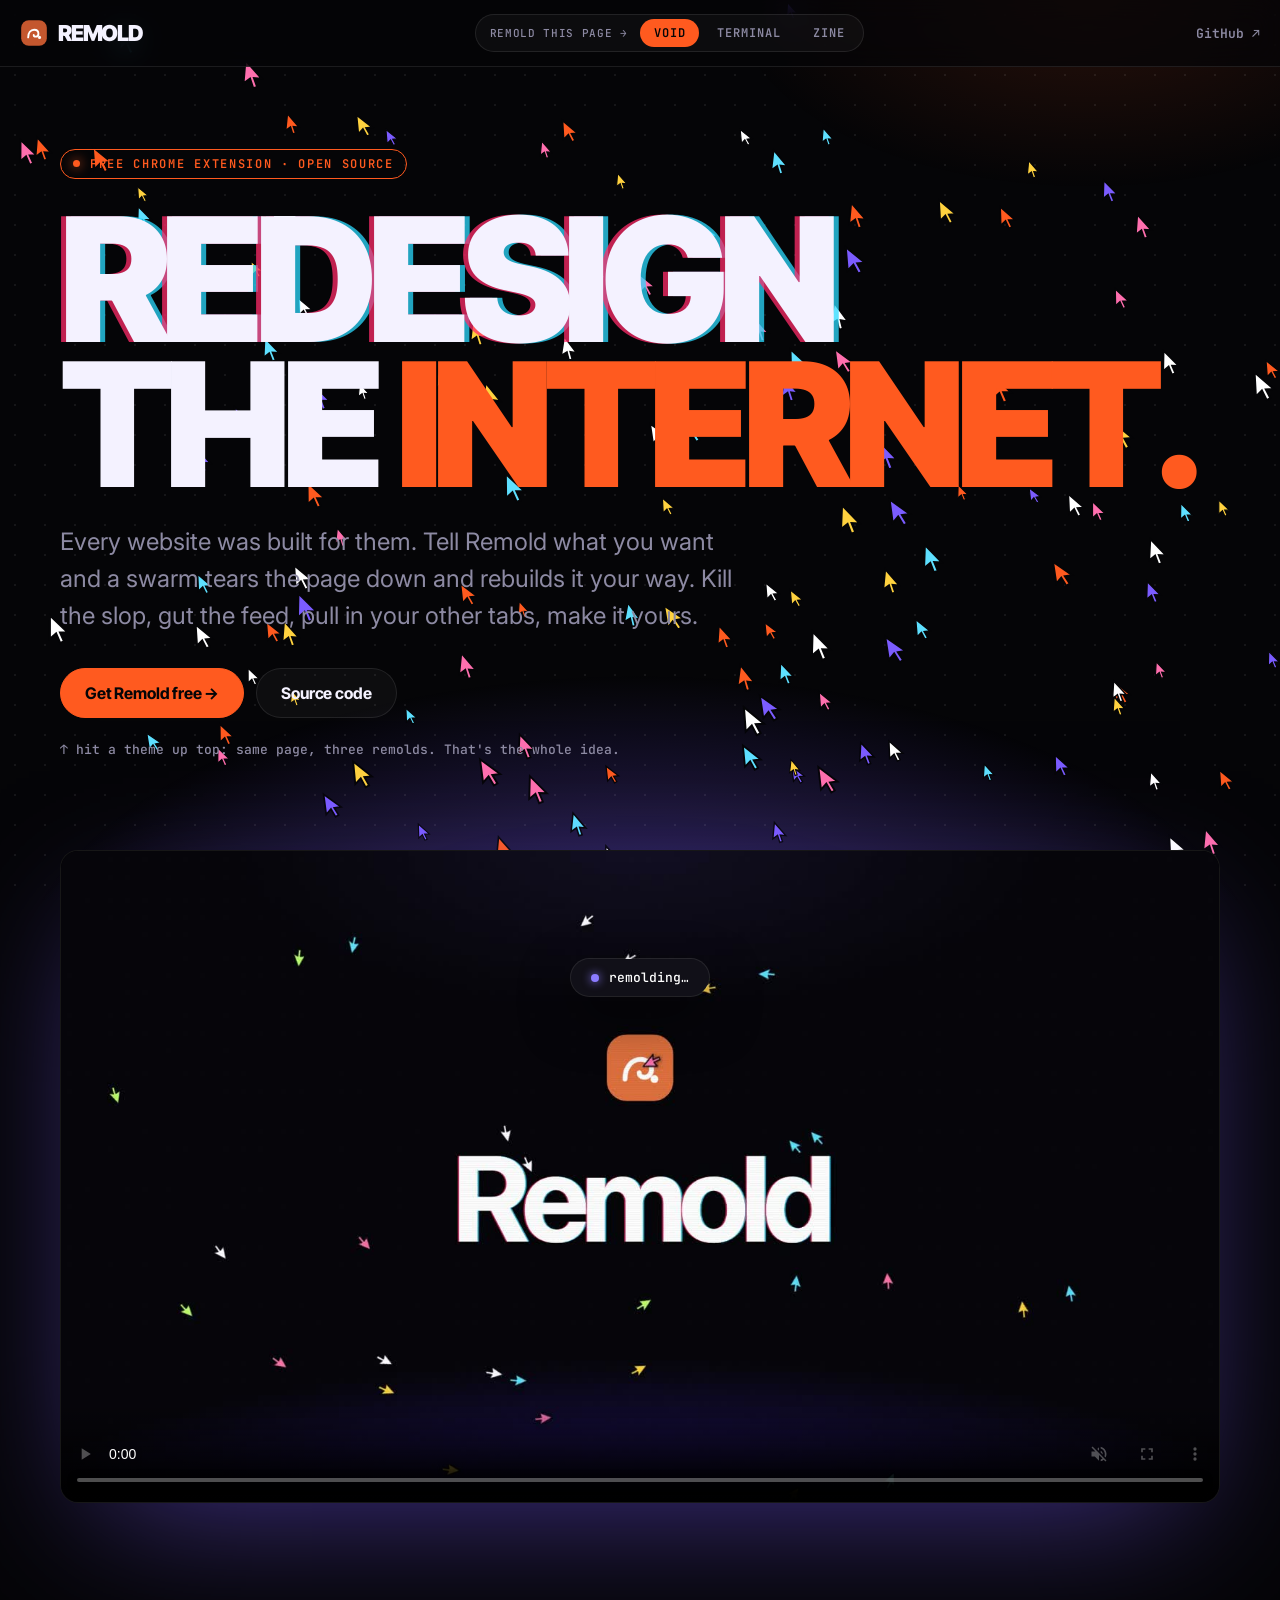
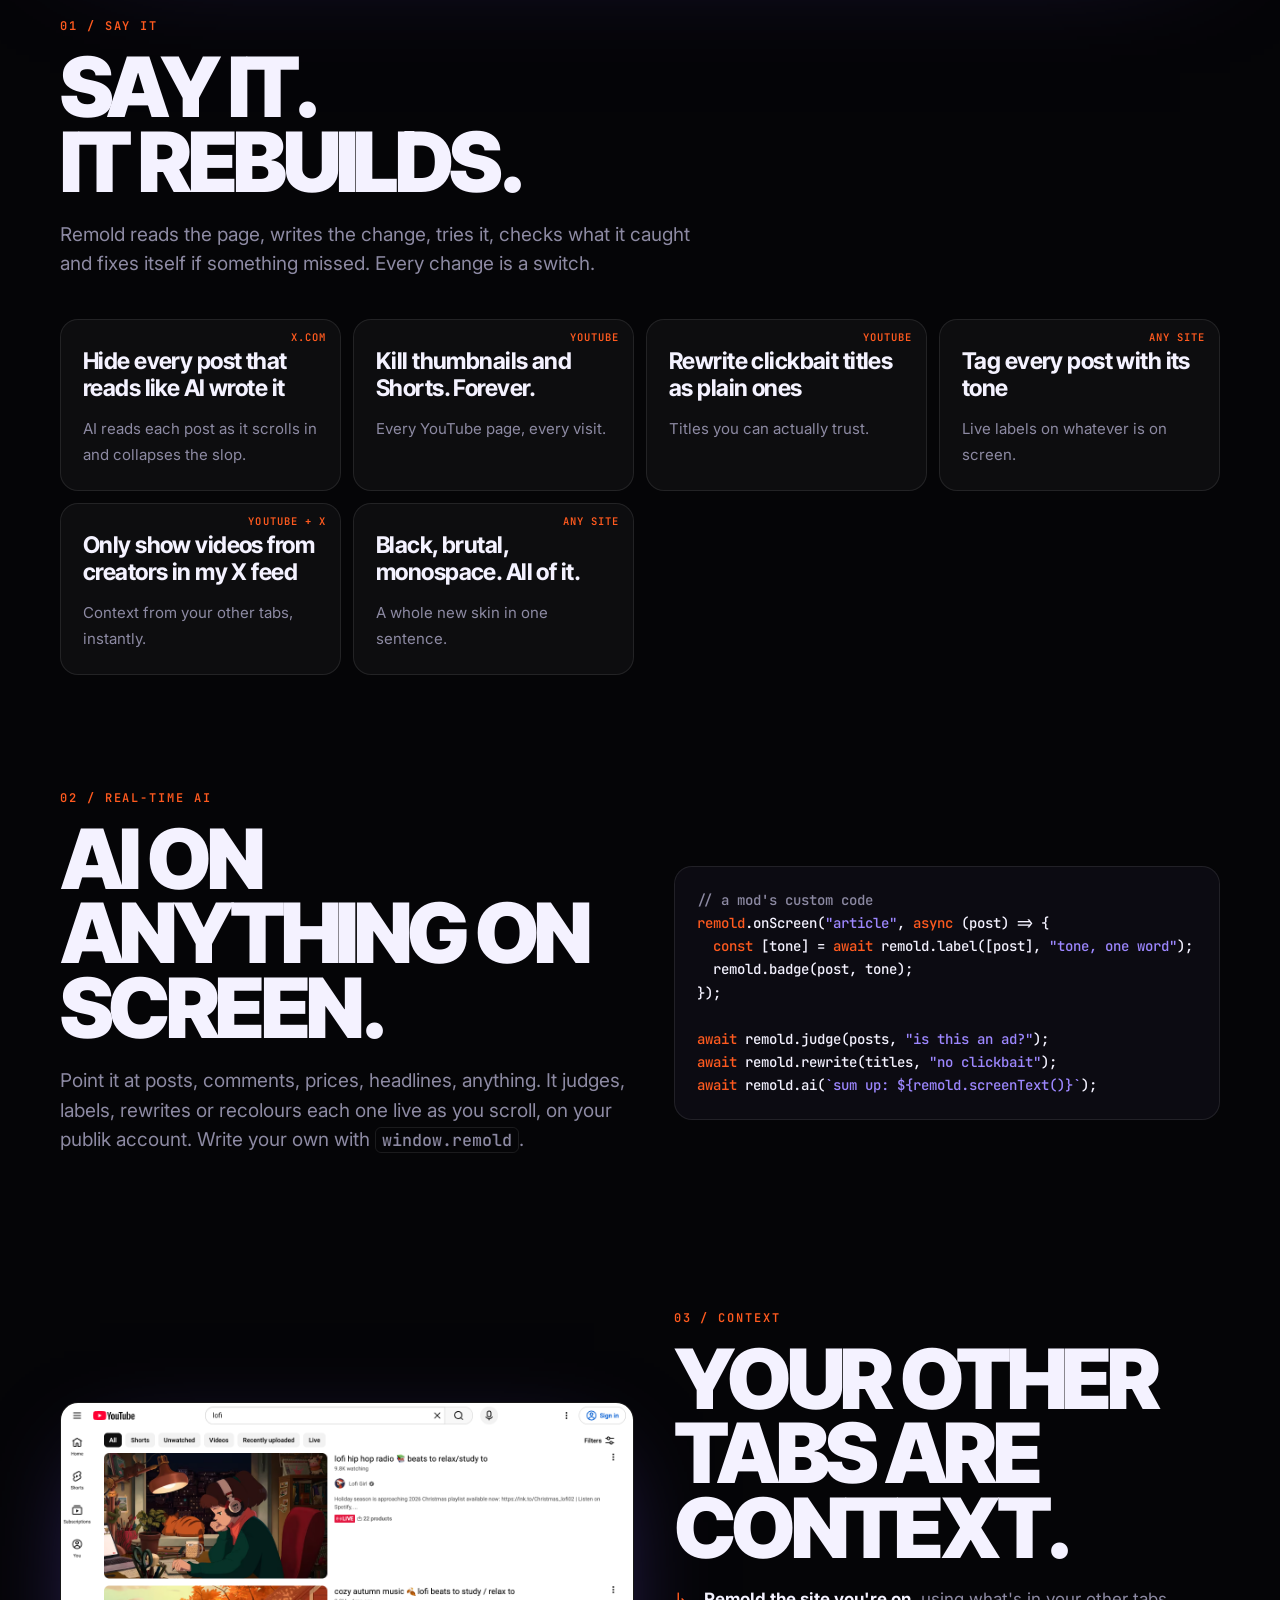
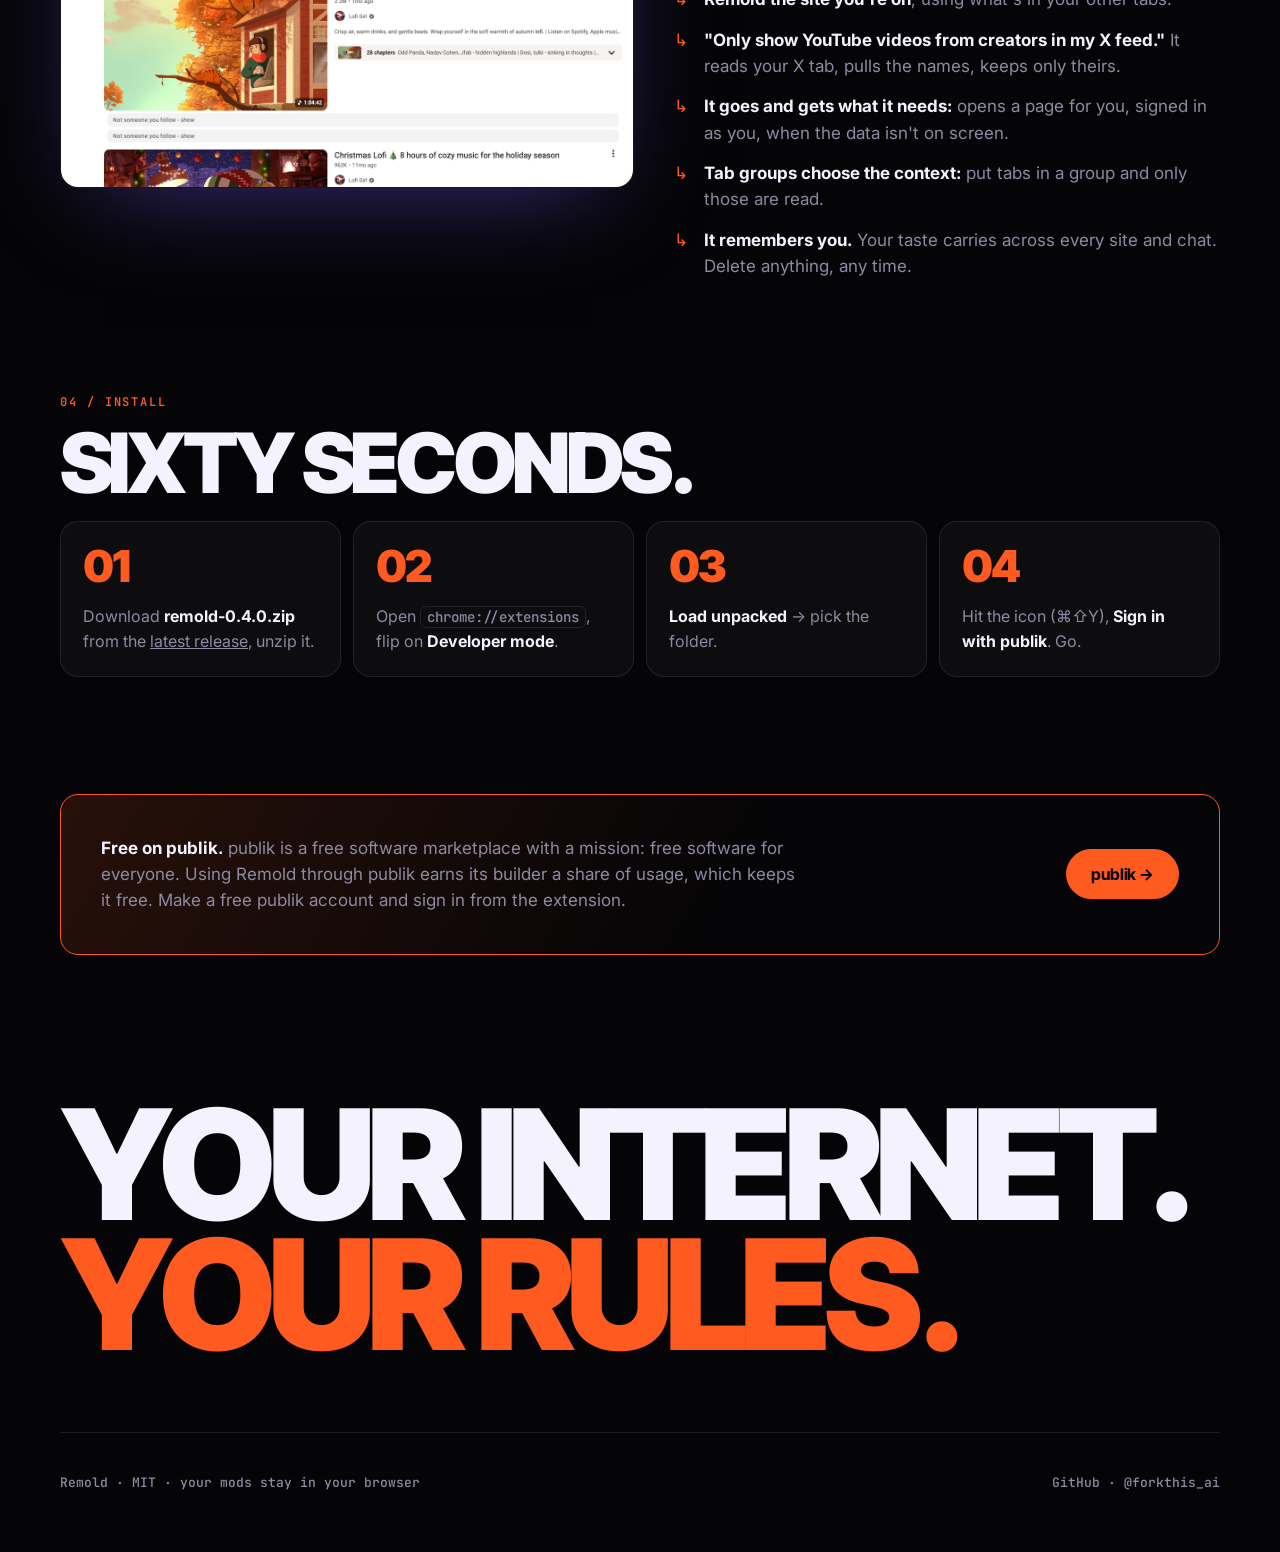
<file: docs/index.html>
<!doctype html>
<html lang="en" data-theme="void">
<head>
<meta charset="utf-8">
<meta name="viewport" content="width=device-width, initial-scale=1">
<title>Remold: redesign the internet</title>
<meta name="description" content="A free, open-source Chrome extension. Say how any website should look or behave and a swarm rebuilds it. Filter the slop with AI, kill thumbnails, use your other tabs as context.">
<meta property="og:title" content="Remold: redesign the internet">
<meta property="og:description" content="Say how any website should look or behave and a swarm rebuilds it. Free and open source.">
<meta property="og:image" content="https://remold.vedantsoni.com/img/poster.jpg">
<meta name="twitter:card" content="summary_large_image">
<link rel="icon" href="mark.svg">
<link rel="preconnect" href="https://fonts.googleapis.com">
<link rel="preconnect" href="https://fonts.gstatic.com" crossorigin>
<link href="https://fonts.googleapis.com/css2?family=Anton&family=Inter+Tight:wght@400;500;700;800;900&family=Inter:wght@400;500;600&family=JetBrains+Mono:wght@400;600;800&family=Instrument+Serif:ital@0;1&display=swap" rel="stylesheet">
<style>
/* ---------- three remolds of the same page ---------- */
:root, [data-theme="void"] {
  --bg:#050507; --bg2:#0c0b12; --ink:#f4f2ff; --mute:#8d8aa3; --line:rgba(255,255,255,.09); --card:rgba(255,255,255,.035);
  --hot:#ff5a1f; --hot2:#9d87ff; --hot-ink:#050507; --glow:rgba(123,92,255,.55);
  --display:"Inter Tight", system-ui, sans-serif; --dw:900; --dtrack:-.055em; --dcase:uppercase;
  --body:Inter, system-ui, sans-serif; --mono:"JetBrains Mono", ui-monospace, monospace;
  --radius:18px; --btnr:999px; --rot:0deg;
  --cursors:#ff5a1f,#7b5cff,#ffd23f,#5ee0ff,#ff6fae,#ffffff; --cstroke:#050507;
}
[data-theme="terminal"] {
  --bg:#020602; --bg2:#051005; --ink:#7dff8f; --mute:#3fa34d; --line:rgba(125,255,143,.2); --card:rgba(125,255,143,.04);
  --hot:#b6ff3b; --hot2:#3bffcb; --hot-ink:#020602; --glow:rgba(125,255,143,.35);
  --display:"JetBrains Mono", ui-monospace, monospace; --dw:800; --dtrack:-.06em; --dcase:uppercase;
  --body:"JetBrains Mono", ui-monospace, monospace; --radius:0px; --btnr:0px; --rot:0deg;
  --cursors:#7dff8f,#b6ff3b,#3bffcb,#d8ffd0; --cstroke:#020602;
}
[data-theme="zine"] {
  --bg:#ffe600; --bg2:#0a0a0a; --ink:#0a0a0a; --mute:#3d3700; --line:#0a0a0a; --card:#fffbe0;
  --hot:#ff2d55; --hot2:#7ab6ff; --hot-ink:#fff; --glow:rgba(0,0,0,0);
  --display:Anton, Impact, sans-serif; --dw:400; --dtrack:-.01em; --dcase:uppercase;
  --body:"Instrument Serif", Georgia, serif; --radius:0px; --btnr:0px; --rot:-1.2deg;
  --cursors:#0a0a0a,#ff2d55,#0047ff; --cstroke:#ffe600;
}
* { box-sizing:border-box; }
html { background:var(--bg); }
body { margin:0; background:var(--bg); color:var(--ink); font:400 17px/1.55 var(--body); -webkit-font-smoothing:antialiased; overflow-x:hidden; transition:background .5s, color .5s; }
[data-theme="zine"] body { font-size:21px; line-height:1.35; }
a { color:inherit; }
::selection { background:var(--hot); color:var(--hot-ink); }

#swarm { position:fixed; inset:0; width:100vw; height:100vh; pointer-events:none; z-index:1; }
body.remolding #swarm { z-index:60; }
.page { position:relative; z-index:2; }
.wrap { max-width:1200px; margin:0 auto; padding:0 20px; }

.ground { position:fixed; inset:0; z-index:0; pointer-events:none; }
[data-theme="void"] .ground { background:radial-gradient(70% 50% at 50% 110%, rgba(123,92,255,.45), transparent 70%), radial-gradient(40% 30% at 85% 0%, rgba(255,90,31,.14), transparent 70%); }
[data-theme="void"] .ground::after { content:""; position:absolute; inset:0; background-image:radial-gradient(rgba(255,255,255,.07) 1px, transparent 1.2px); background-size:30px 30px; }
[data-theme="terminal"] .ground { background:radial-gradient(80% 70% at 50% 40%, rgba(125,255,143,.07), transparent 75%); }
[data-theme="terminal"] .ground::after { content:""; position:absolute; inset:0; background:repeating-linear-gradient(0deg, rgba(0,0,0,.35) 0 1px, transparent 1px 3px); }
[data-theme="zine"] .ground { background-image:radial-gradient(rgba(0,0,0,.18) 1.2px, transparent 1.4px); background-size:16px 16px; }

header.top { position:sticky; top:0; z-index:40; display:flex; align-items:center; justify-content:space-between; gap:16px; padding:14px 20px; backdrop-filter:blur(14px); -webkit-backdrop-filter:blur(14px); background:color-mix(in srgb, var(--bg) 72%, transparent); border-bottom:1px solid var(--line); }
.brand { display:flex; align-items:center; gap:10px; font:var(--dw) 22px/1 var(--display); letter-spacing:var(--dtrack); text-transform:var(--dcase); text-decoration:none; }
.brand img { width:28px; height:28px; }
[data-theme="terminal"] .brand img { filter:grayscale(1) brightness(1.4) sepia(1) hue-rotate(65deg) saturate(3); }
[data-theme="zine"] .brand img { filter:grayscale(1) contrast(3); }
.themes { display:flex; gap:4px; padding:4px; border:1px solid var(--line); border-radius:var(--btnr); background:var(--card); }
.themes button { all:unset; cursor:pointer; padding:8px 14px; border-radius:var(--btnr); font:600 12px/1 var(--mono); letter-spacing:.08em; text-transform:uppercase; color:var(--mute); transition:color .2s, background .2s; }
.themes button:hover { color:var(--ink); }
.themes button:focus-visible { outline:2px solid var(--hot); outline-offset:2px; }
.themes button[aria-pressed="true"] { background:var(--hot); color:var(--hot-ink); }
.themes .lbl { align-self:center; padding:0 8px 0 10px; font:500 11px/1 var(--mono); color:var(--mute); letter-spacing:.06em; text-transform:uppercase; }
.gh { font:600 13px/1 var(--mono); text-decoration:none; color:var(--mute); }
.gh:hover { color:var(--ink); }

.hero { padding:9vh 0 6vh; }
.kicker { display:inline-flex; align-items:center; gap:10px; font:600 12px/1 var(--mono); letter-spacing:.14em; text-transform:uppercase; color:var(--hot); padding:8px 12px; border:1px solid var(--hot); border-radius:var(--btnr); }
.kicker i { width:7px; height:7px; border-radius:50%; background:var(--hot); box-shadow:0 0 12px var(--hot); }
h1 { font:var(--dw) clamp(60px, 13.5vw, 196px)/.84 var(--display); letter-spacing:var(--dtrack); text-transform:var(--dcase); margin:28px 0 26px; }
h1 .hot { color:var(--hot); }
[data-theme="void"] h1 .glitch { text-shadow:-5px 0 rgba(255,43,106,.75), 5px 0 rgba(43,217,255,.75); }
[data-theme="terminal"] h1 { text-shadow:0 0 18px var(--glow); font-size:clamp(44px, 10vw, 150px); }
[data-theme="terminal"] h1::before { content:"> "; color:var(--mute); }
[data-theme="zine"] h1 { transform:rotate(var(--rot)); }
[data-theme="zine"] h1 { line-height:.92; }
[data-theme="zine"] h1 .hot { display:inline-block; background:var(--ink); color:var(--bg); line-height:1; padding:.04em .1em 0; margin-top:.05em; transform:rotate(1.5deg); }
.lede { font-size:clamp(19px,2.2vw,24px); max-width:680px; color:var(--mute); margin:0 0 34px; }
[data-theme="zine"] .lede { color:var(--ink); font-size:clamp(24px,2.8vw,32px); font-style:italic; }
.ctas { display:flex; flex-wrap:wrap; gap:12px; }
.btn { display:inline-flex; align-items:center; gap:10px; padding:16px 24px; border-radius:var(--btnr); font:700 16px/1 var(--display); letter-spacing:-.01em; text-decoration:none; border:1.5px solid var(--line); background:var(--card); transition:transform .15s, box-shadow .2s; }
[data-theme="terminal"] .btn, [data-theme="zine"] .btn { font-family:var(--mono); text-transform:uppercase; letter-spacing:.04em; font-size:14px; }
.btn:hover { transform:translateY(-2px); }
.btn.go { background:var(--hot); border-color:var(--hot); color:var(--hot-ink); }
[data-theme="void"] .btn.go:hover { box-shadow:0 10px 50px -8px var(--hot); }
[data-theme="zine"] .btn { border:3px solid var(--ink); box-shadow:6px 6px 0 var(--ink); }
[data-theme="zine"] .btn:hover { transform:translate(-2px,-2px); box-shadow:8px 8px 0 var(--ink); }
.meta { margin-top:22px; font:500 13px/1.5 var(--mono); color:var(--mute); }

.film { margin:4vh 0 0; border-radius:var(--radius); overflow:hidden; border:1px solid var(--line); background:#000; box-shadow:0 40px 140px -40px var(--glow); }
[data-theme="zine"] .film { border:4px solid var(--ink); box-shadow:12px 12px 0 var(--ink); transform:rotate(.6deg); }
[data-theme="terminal"] .film { filter:sepia(1) hue-rotate(65deg) saturate(2.2) brightness(.9); }
.film video { display:block; width:100%; height:auto; }

section { padding:13vh 0 0; }
.sec-k { font:600 12px/1 var(--mono); letter-spacing:.16em; text-transform:uppercase; color:var(--hot); margin-bottom:18px; }
h2 { font:var(--dw) clamp(40px,6.5vw,92px)/.9 var(--display); letter-spacing:var(--dtrack); text-transform:var(--dcase); margin:0 0 20px; }
[data-theme="zine"] h2 { transform:rotate(var(--rot)); }
.sub { color:var(--mute); max-width:640px; margin:0 0 40px; font-size:19px; }
[data-theme="zine"] .sub { color:var(--ink); font-size:24px; }

.says { display:grid; grid-template-columns:repeat(auto-fill,minmax(280px,1fr)); gap:12px; }
.say { position:relative; padding:28px 22px 22px; border:1px solid var(--line); border-radius:var(--radius); background:var(--card); transition:border-color .2s, transform .2s; }
.say:hover { border-color:var(--hot); transform:translateY(-3px); }
.say q { display:block; font:700 23px/1.2 var(--display); letter-spacing:-.025em; quotes:none; margin-bottom:12px; }
[data-theme="terminal"] .say q::before { content:"$ "; color:var(--hot); }
[data-theme="zine"] .say { border:3px solid var(--ink); }
[data-theme="zine"] .say:nth-child(odd) { transform:rotate(-1deg); } [data-theme="zine"] .say:nth-child(even) { transform:rotate(1.2deg); background:#fff; }
[data-theme="zine"] .say q { font-family:Anton, sans-serif; font-weight:400; font-size:28px; letter-spacing:0; text-transform:uppercase; }
.say span { color:var(--mute); font-size:15px; }
[data-theme="zine"] .say span { color:var(--ink); font-size:19px; }
.say .tag { position:absolute; top:12px; right:14px; font:600 10.5px/1 var(--mono); letter-spacing:.1em; text-transform:uppercase; color:var(--hot); }

.split { display:grid; grid-template-columns:1.05fr 1fr; gap:40px; align-items:center; }
.shot { border-radius:var(--radius); overflow:hidden; border:1px solid var(--line); box-shadow:0 30px 100px -40px var(--glow); background:#000; }
.shot img { display:block; width:100%; height:auto; }
[data-theme="zine"] .shot { border:4px solid var(--ink); box-shadow:10px 10px 0 var(--ink); }
[data-theme="terminal"] .shot img { filter:sepia(1) hue-rotate(65deg) saturate(2) brightness(.85); }
.list { list-style:none; padding:0; margin:0; display:grid; gap:14px; }
.list li { padding-left:30px; position:relative; color:var(--mute); }
.list li b { color:var(--ink); }
.list li::before { content:"↳"; position:absolute; left:0; color:var(--hot); font-family:var(--mono); }
[data-theme="zine"] .list li { color:var(--ink); }
pre { margin:0; padding:22px; border-radius:var(--radius); border:1px solid var(--line); background:var(--bg2); font:500 14px/1.65 var(--mono); color:var(--ink); overflow:auto; }
pre .c { color:var(--mute); } pre .k { color:var(--hot); } pre .s { color:var(--hot2); }
[data-theme="zine"] pre { color:#ffe600; border:0; } [data-theme="zine"] pre .c { color:#bbb; }

ol.steps { counter-reset:s; list-style:none; padding:0; margin:0; display:grid; grid-template-columns:repeat(4,1fr); gap:12px; }
ol.steps li { counter-increment:s; padding:22px; border:1px solid var(--line); border-radius:var(--radius); background:var(--card); color:var(--mute); font-size:16px; }
ol.steps li b { color:var(--ink); }
ol.steps li::before { content:"0" counter(s); display:block; font:var(--dw) 44px/1 var(--display); letter-spacing:var(--dtrack); color:var(--hot); margin-bottom:16px; }
[data-theme="zine"] ol.steps li { border:3px solid var(--ink); color:var(--ink); background:#fff; }
code { font:500 .88em var(--mono); padding:1px 6px; border:1px solid var(--line); border-radius:6px; }

.publik { margin-top:13vh; padding:40px; border-radius:var(--radius); border:1px solid var(--hot); display:flex; gap:28px; justify-content:space-between; align-items:center; flex-wrap:wrap; background:linear-gradient(120deg, color-mix(in srgb, var(--hot) 14%, transparent), transparent 60%); }
.publik p { margin:0; max-width:700px; color:var(--mute); } .publik p b { color:var(--ink); }
[data-theme="zine"] .publik { border:4px solid var(--ink); background:var(--hot); } [data-theme="zine"] .publik p, [data-theme="zine"] .publik p b { color:#fff; }
[data-theme="zine"] .publik .btn.go { background:#fff; color:var(--ink); }

.big-end { margin:16vh 0 0; font:var(--dw) clamp(54px,12vw,180px)/.85 var(--display); letter-spacing:var(--dtrack); text-transform:var(--dcase); }
.big-end .hot { color:var(--hot); }
footer { display:flex; justify-content:space-between; flex-wrap:wrap; gap:12px; padding:40px 0 60px; margin-top:8vh; border-top:1px solid var(--line); font:500 13px/1.5 var(--mono); color:var(--mute); }
footer a { text-decoration:none; } footer a:hover { color:var(--ink); }

/* the remold moment: each block shows its box and selector while the swarm rebuilds it */
body.remolding [data-wire] { outline:1.5px solid #8b7bff; outline-offset:4px; position:relative; }
body.remolding [data-wire]::after { content:attr(data-wire); position:absolute; left:-5px; top:-26px; z-index:30; padding:3px 8px; background:#8b7bff; color:#fff; font:500 11.5px/1.4 "JetBrains Mono", monospace; letter-spacing:0; text-transform:none; white-space:nowrap; border-radius:4px 4px 4px 0; }
body.remolding .page { animation:shake .5s steps(6) 1; }
@keyframes shake { 20%{transform:translate(-3px,1px)} 40%{transform:translate(3px,-2px)} 60%{transform:translate(-2px,2px)} 80%{transform:translate(2px,0)} }
.toast { position:fixed; left:50%; bottom:24px; transform:translateX(-50%) translateY(120px); z-index:70; padding:12px 20px; border-radius:999px; background:#111018; color:#fff; font:500 13px/1 "JetBrains Mono", monospace; box-shadow:0 0 0 1px rgba(255,255,255,.12), 0 20px 50px rgba(0,0,0,.5); transition:transform .35s cubic-bezier(.2,.8,.2,1); display:flex; gap:10px; align-items:center; }
.toast i { width:8px; height:8px; border-radius:50%; background:#8b7bff; box-shadow:0 0 10px #8b7bff; }
.toast.on { transform:translateX(-50%) translateY(0); }

@media (max-width:900px) { .split { grid-template-columns:1fr; } ol.steps { grid-template-columns:1fr 1fr; } .themes .lbl, .gh { display:none; } }
@media (max-width:560px) { header.top { padding:10px 16px; } .themes button { padding:8px 9px; font-size:11px; } ol.steps { grid-template-columns:1fr; } .publik { padding:26px; } .brand span { display:none; } .wrap { padding:0 16px; } }
@media (prefers-reduced-motion: reduce) { body.remolding .page { animation:none; } }
</style>
</head>
<body>
<div class="ground"></div>
<canvas id="swarm" aria-hidden="true"></canvas>
<div class="toast" role="status"><i></i><span>remolding…</span></div>

<header class="top">
  <a class="brand" href="./"><img src="mark.svg" alt=""><span>Remold</span></a>
  <div class="themes" role="group" aria-label="Remold this page">
    <span class="lbl">remold this page →</span>
    <button data-t="void" aria-pressed="true">Void</button>
    <button data-t="terminal" aria-pressed="false">Terminal</button>
    <button data-t="zine" aria-pressed="false">Zine</button>
  </div>
  <a class="gh" href="https://github.com/VedSoni-dev/remold">GitHub ↗</a>
</header>

<div class="page">
<div class="wrap">
  <div class="hero">
    <div class="kicker" data-wire="span.kicker"><i></i>Free Chrome extension · open source</div>
    <h1 data-wire="h1.hero-title"><span class="glitch">Redesign</span><br>the <span class="hot">internet.</span></h1>
    <p class="lede" data-wire="p.lede">Every website was built for them. Tell Remold what you want and a swarm tears the page down and rebuilds it your way. Kill the slop, gut the feed, pull in your other tabs, make it yours.</p>
    <div class="ctas" data-wire="div.ctas">
      <a class="btn go" href="https://github.com/VedSoni-dev/remold/releases/latest">Get Remold free →</a>
      <a class="btn" href="https://github.com/VedSoni-dev/remold">Source code</a>
    </div>
    <div class="meta">↑ hit a theme up top: same page, three remolds. That's the whole idea.</div>
  </div>

  <div class="film" data-wire="video#launch-film"><video src="remold.mp4" poster="img/poster.jpg" autoplay muted loop playsinline controls></video></div>

  <section>
    <div class="sec-k">01 / say it</div>
    <h2 data-wire="h2">Say it.<br>It rebuilds.</h2>
    <p class="sub">Remold reads the page, writes the change, tries it, checks what it caught and fixes itself if something missed. Every change is a switch.</p>
    <div class="says">
      <div class="say" data-wire='article[data-testid="mod"]'><span class="tag">x.com</span><q>Hide every post that reads like AI wrote it</q><span>AI reads each post as it scrolls in and collapses the slop.</span></div>
      <div class="say" data-wire='article[data-testid="mod"]'><span class="tag">youtube</span><q>Kill thumbnails and Shorts. Forever.</q><span>Every YouTube page, every visit.</span></div>
      <div class="say" data-wire='article[data-testid="mod"]'><span class="tag">youtube</span><q>Rewrite clickbait titles as plain ones</q><span>Titles you can actually trust.</span></div>
      <div class="say" data-wire='article[data-testid="mod"]'><span class="tag">any site</span><q>Tag every post with its tone</q><span>Live labels on whatever is on screen.</span></div>
      <div class="say" data-wire='article[data-testid="mod"]'><span class="tag">youtube + x</span><q>Only show videos from creators in my X feed</q><span>Context from your other tabs, instantly.</span></div>
      <div class="say" data-wire='article[data-testid="mod"]'><span class="tag">any site</span><q>Black, brutal, monospace. All of it.</q><span>A whole new skin in one sentence.</span></div>
    </div>
  </section>

  <section>
    <div class="split">
      <div>
        <div class="sec-k">02 / real-time ai</div>
        <h2 data-wire="h2">AI on anything on screen.</h2>
        <p class="sub">Point it at posts, comments, prices, headlines, anything. It judges, labels, rewrites or recolours each one live as you scroll, on your publik account. Write your own with <code>window.remold</code>.</p>
      </div>
      <pre data-wire="pre.remold-api"><span class="c">// a mod's custom code</span>
<span class="k">remold</span>.onScreen(<span class="s">"article"</span>, <span class="k">async</span> (post) => {
  <span class="k">const</span> [tone] = <span class="k">await</span> remold.label([post], <span class="s">"tone, one word"</span>);
  remold.badge(post, tone);
});

<span class="k">await</span> remold.judge(posts, <span class="s">"is this an ad?"</span>);
<span class="k">await</span> remold.rewrite(titles, <span class="s">"no clickbait"</span>);
<span class="k">await</span> remold.ai(<span class="s">`sum up: ${remold.screenText()}`</span>);</pre>
    </div>
  </section>

  <section>
    <div class="split">
      <div class="shot" data-wire="div.mix-tab"><img src="img/mix.png" alt="YouTube remolded with names read from another tab" loading="lazy"></div>
      <div>
        <div class="sec-k">03 / context</div>
        <h2 data-wire="h2">Your other tabs are context.</h2>
        <ul class="list">
          <li><b>Remold the site you're on</b>, using what's in your other tabs.</li>
          <li><b>"Only show YouTube videos from creators in my X feed."</b> It reads your X tab, pulls the names, keeps only theirs.</li>
          <li><b>It goes and gets what it needs:</b> opens a page for you, signed in as you, when the data isn't on screen.</li>
          <li><b>Tab groups choose the context:</b> put tabs in a group and only those are read.</li>
          <li><b>It remembers you.</b> Your taste carries across every site and chat. Delete anything, any time.</li>
        </ul>
      </div>
    </div>
  </section>

  <section>
    <div class="sec-k">04 / install</div>
    <h2 data-wire="h2">Sixty seconds.</h2>
    <ol class="steps" data-wire="ol.install">
      <li>Download <b>remold-0.4.0.zip</b> from the <a href="https://github.com/VedSoni-dev/remold/releases/latest">latest release</a>, unzip it.</li>
      <li>Open <code>chrome://extensions</code>, flip on <b>Developer mode</b>.</li>
      <li><b>Load unpacked</b> → pick the folder.</li>
      <li>Hit the icon (⌘⇧Y), <b>Sign in with publik</b>. Go.</li>
    </ol>
  </section>

  <div class="publik" data-wire="aside.publik">
    <p><b>Free on publik.</b> publik is a free software marketplace with a mission: free software for everyone. Using Remold through publik earns its builder a share of usage, which keeps it free. Make a free publik account and sign in from the extension.</p>
    <a class="btn go" href="https://publikhq.com">publik →</a>
  </div>

  <div class="big-end" data-wire="h2.outro">Your internet.<br><span class="hot">Your rules.</span></div>

  <footer>
    <span>Remold · MIT · your mods stay in your browser</span>
    <span><a href="https://github.com/VedSoni-dev/remold">GitHub</a> · <a href="https://x.com/forkthis_ai">@forkthis_ai</a></span>
  </footer>
</div>
</div>

<script>
// The swarm: cursors flock around your pointer. Switching a theme sends them to every block on screen, which shows its
// wireframe and selector while the page is rebuilt in the new theme.
(() => {
  const cv = document.getElementById("swarm"), cx = cv.getContext("2d");
  const reduce = matchMedia("(prefers-reduced-motion: reduce)").matches;
  let W = 0, H = 0;
  const resize = () => { const d = Math.min(2, devicePixelRatio || 1); W = innerWidth; H = innerHeight; cv.width = W * d; cv.height = H * d; cx.setTransform(d, 0, 0, d, 0, 0); };
  resize(); addEventListener("resize", resize);
  const N = reduce ? 0 : (innerWidth < 700 ? 60 : 140);
  const css = (v) => getComputedStyle(document.documentElement).getPropertyValue(v).trim();
  let pal = [], stroke = "#000";
  const readPal = () => { pal = css("--cursors").split(",").map((s) => s.trim()).filter(Boolean); stroke = css("--cstroke") || "#000"; };
  readPal();
  const mouse = { x: W * 0.62, y: H * 0.38, t: -1e9 };
  addEventListener("pointermove", (e) => { mouse.x = e.clientX; mouse.y = e.clientY; mouse.t = performance.now(); });
  const bs = Array.from({ length: N }, (_, i) => ({ x: Math.random() * W, y: Math.random() * H, vx: 0, vy: 0, a: Math.random() * 6.28, r: 40 + Math.random() * 260, s: 0.75 + Math.random() * 0.7, c: i, tgt: null, fx: 0, fy: 0 }));
  let rush = 0;
  const arrow = (x, y, s, rot, col) => {
    cx.save(); cx.translate(x, y); cx.rotate(rot); cx.scale(s, s);
    cx.beginPath(); cx.moveTo(0, 0); cx.lineTo(0, 17); cx.lineTo(4.5, 13); cx.lineTo(7.5, 20); cx.lineTo(10.2, 18.8); cx.lineTo(7.3, 12.4); cx.lineTo(13, 12.4); cx.closePath();
    cx.fillStyle = col; cx.fill(); cx.lineWidth = 1.4; cx.strokeStyle = stroke; cx.stroke(); cx.restore();
  };
  const tick = (now) => {
    cx.clearRect(0, 0, W, H);
    const idle = now - mouse.t > 2500, swarming = now < rush;
    for (const b of bs) {
      let tx, ty;
      if (swarming && b.tgt) { const r = b.tgt.getBoundingClientRect(); tx = r.left + b.fx * r.width; ty = r.top + b.fy * r.height; }
      else {
        b.a += 0.006 * b.s;
        const ox = idle ? W * 0.5 + Math.cos(now / 4000 + b.c) * W * 0.35 : mouse.x, oy = idle ? H * 0.5 + Math.sin(now / 5000 + b.c * 1.7) * H * 0.3 : mouse.y;
        tx = ox + Math.cos(b.a) * b.r; ty = oy + Math.sin(b.a * 1.3) * b.r * 0.7;
      }
      const k = swarming ? 0.012 : 0.0035, damp = swarming ? 0.84 : 0.92;
      b.vx = (b.vx + (tx - b.x) * k) * damp; b.vy = (b.vy + (ty - b.y) * k) * damp;
      b.x += b.vx; b.y += b.vy;
      const tilt = Math.max(-0.6, Math.min(0.6, b.vx * 0.04));
      arrow(b.x, b.y, b.s * (swarming ? 1.15 : 1), tilt, pal[b.c % pal.length]);
    }
    requestAnimationFrame(tick);
  };
  if (N) requestAnimationFrame(tick);

  const toast = document.querySelector(".toast"), tl = toast.querySelector("span");
  const set = (t, animate) => {
    document.querySelectorAll(".themes button").forEach((b) => b.setAttribute("aria-pressed", String(b.dataset.t === t)));
    try { localStorage.setItem("remold-site-theme", t); } catch {}
    if (!animate || reduce) { document.documentElement.dataset.theme = t; readPal(); return; }
    const blocks = [...document.querySelectorAll("[data-wire]")].filter((el) => { const r = el.getBoundingClientRect(); return r.bottom > -100 && r.top < innerHeight + 100; });
    bs.forEach((b, i) => { b.tgt = blocks[i % Math.max(1, blocks.length)] || null; b.fx = Math.random(); b.fy = Math.random(); });
    rush = performance.now() + 1500;
    document.body.classList.add("remolding");
    tl.textContent = `remolding → ${t}…`; toast.classList.add("on");
    setTimeout(() => { document.documentElement.dataset.theme = t; readPal(); }, 650);
    setTimeout(() => { document.body.classList.remove("remolding"); tl.textContent = `rebuilt as ${t}`; }, 1350);
    setTimeout(() => toast.classList.remove("on"), 2400);
  };
  document.querySelectorAll(".themes button").forEach((b) => b.addEventListener("click", () => set(b.dataset.t, true)));
  let saved = null; try { saved = localStorage.getItem("remold-site-theme"); } catch {}
  if (saved && ["void", "terminal", "zine"].includes(saved)) set(saved, false);
})();
</script>
</body>
</html>
</file>
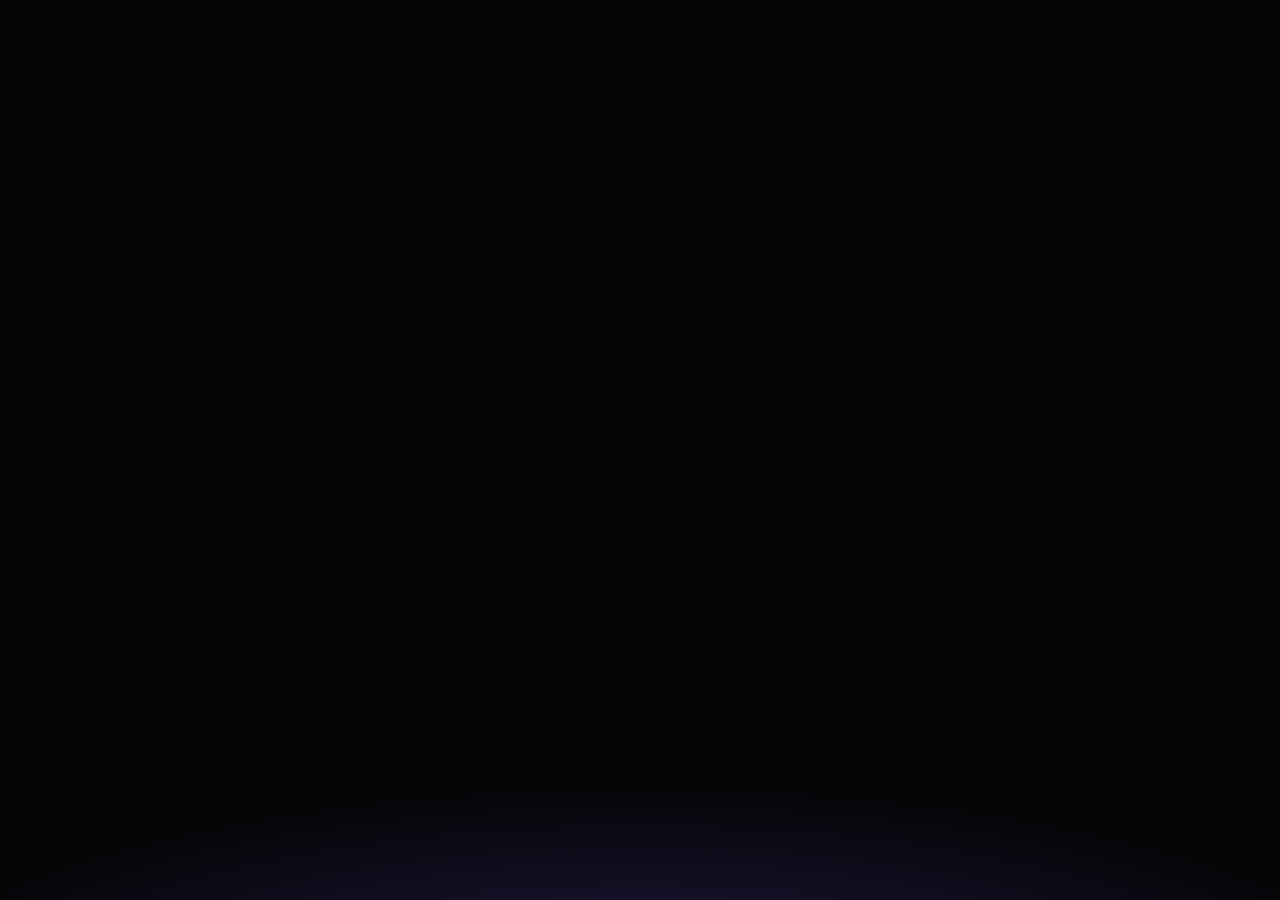
<file: src/panel.html>
<!doctype html>
<html lang="en">
<head>
  <meta charset="utf-8" />
  <meta name="viewport" content="width=device-width, initial-scale=1" />
  <title>Remold</title>
  <link rel="stylesheet" href="panel.css" />
</head>
<body>
  <main id="app" aria-live="polite"></main>
  <script type="module" src="panel.js"></script>
</body>
</html>
</file>
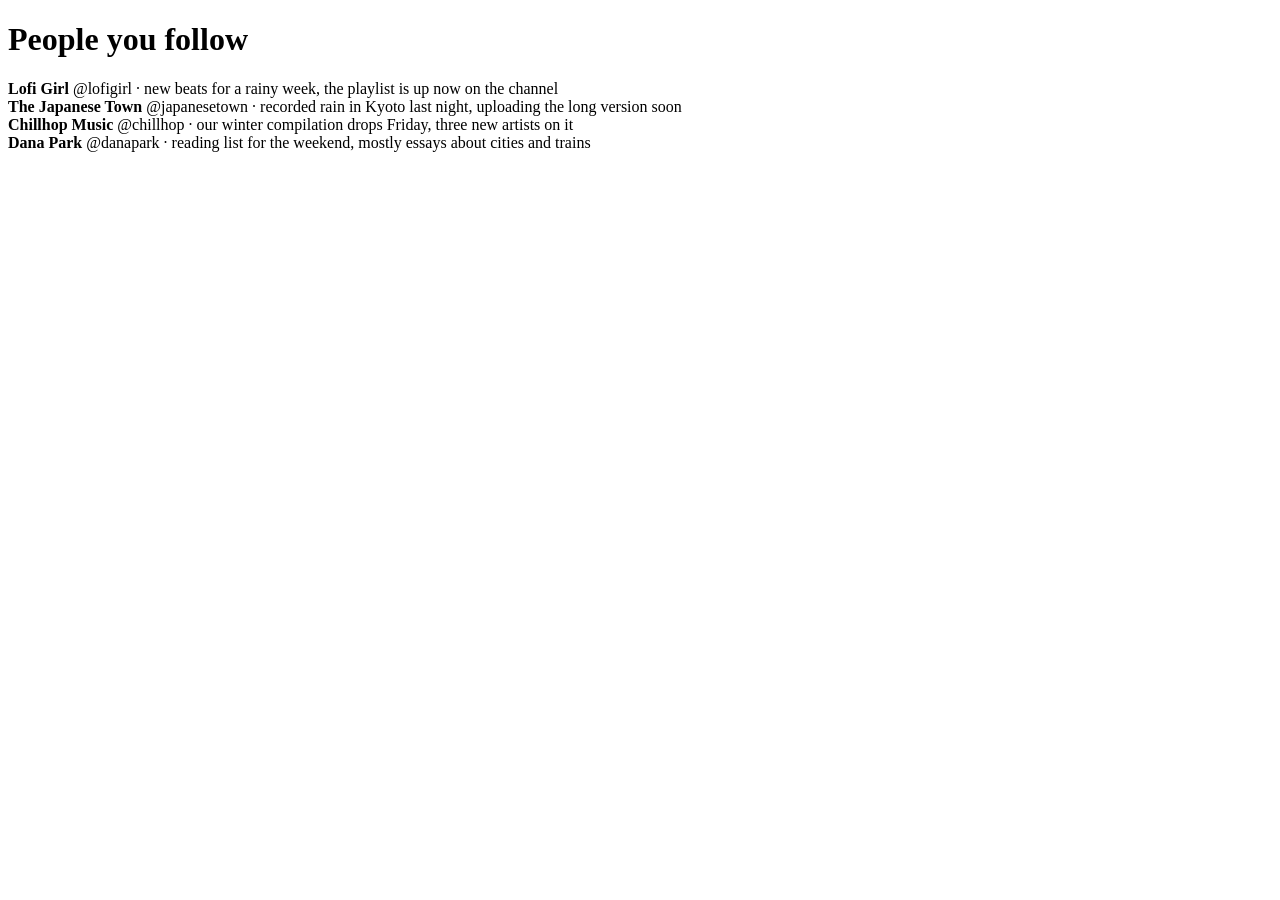
<file: test/fixtures/following.html>
<!doctype html><html><head><title>Following · a feed</title></head><body>
<h1>People you follow</h1>
<main>
<article data-testid="tweet"><b>Lofi Girl</b> @lofigirl · new beats for a rainy week, the playlist is up now on the channel</article>
<article data-testid="tweet"><b>The Japanese Town</b> @japanesetown · recorded rain in Kyoto last night, uploading the long version soon</article>
<article data-testid="tweet"><b>Chillhop Music</b> @chillhop · our winter compilation drops Friday, three new artists on it</article>
<article data-testid="tweet"><b>Dana Park</b> @danapark · reading list for the weekend, mostly essays about cities and trains</article>
</main></body></html>
</file>
<file: src/panel.css>
:root {
  --bg: #050507;
  --surface: #0f0e15;
  --sunk: #17161f;
  --ink: #f4f2ff;
  --ink-2: #c2bfd6;
  --muted: #8d8aa3;
  --line: rgba(255, 255, 255, 0.08);
  --line-2: rgba(255, 255, 255, 0.16);
  --clay: #ff5a1f;
  --clay-ink: #050507;
  --clay-soft: rgba(255, 90, 31, 0.16);
  --ok: #6cf08e;
  --radius: 14px;
  --ease: cubic-bezier(0.2, 0.8, 0.2, 1);
  color-scheme: dark;
}
* { box-sizing: border-box; }
html, body { margin: 0; height: 100%; }
body {
  background: radial-gradient(90% 40% at 50% 115%, rgba(123,92,255,.28), transparent 70%) fixed, var(--bg);
  color: var(--ink);
  font: 400 13px/1.45 ui-sans-serif, -apple-system, BlinkMacSystemFont, "SF Pro Text", "Segoe UI", system-ui, sans-serif;
  -webkit-font-smoothing: antialiased;
}
button { font: inherit; color: inherit; }
a { color: inherit; }
#app { display: flex; flex-direction: column; height: 100%; }

/* ---------- gate ---------- */
.gate { flex: 1; display: flex; flex-direction: column; justify-content: center; padding: 32px 26px 40px; gap: 18px; }
.mark { width: 44px; height: 44px; }
.gate h1 { font-size: 34px; line-height: .92; letter-spacing: -0.05em; font-weight: 900; text-transform: uppercase; text-shadow: -2px 0 rgba(255,43,106,.6), 2px 0 rgba(43,217,255,.6); margin: 0; text-wrap: balance; }
.gate p { margin: 0; color: var(--ink-2); font-size: 13.5px; text-wrap: pretty; }
.gate .fine { color: var(--muted); font-size: 12px; }
.gate .note { color: var(--muted); font-size: 12px; min-height: 18px; display: flex; align-items: center; gap: 8px; }
.stack { display: flex; flex-direction: column; gap: 8px; }

.btn {
  appearance: none; border: 0; cursor: pointer; border-radius: 11px; padding: 10px 14px; font-weight: 650; font-size: 13px;
  background: var(--ink); color: var(--bg); transition: transform 0.15s var(--ease), opacity 0.15s, background 0.15s;
  display: inline-flex; align-items: center; justify-content: center; gap: 8px;
}
.btn:active { transform: scale(0.98); }
.btn:disabled { opacity: 0.45; cursor: default; }
.btn.clay { background: var(--clay); color: var(--clay-ink); font-weight: 800; }
.btn.ghost { background: transparent; color: var(--ink); box-shadow: inset 0 0 0 1px var(--line-2); }
.btn.ghost:hover { background: var(--sunk); }
.btn.small { padding: 6px 10px; font-size: 12px; border-radius: 9px; }
.btn.wide { width: 100%; }

.spin { width: 12px; height: 12px; border-radius: 50%; border: 1.5px solid var(--line-2); border-top-color: var(--ink-2); animation: spin 0.8s linear infinite; flex: none; }
@keyframes spin { to { transform: rotate(360deg); } }

/* ---------- top bar ---------- */
.top { display: flex; align-items: center; gap: 10px; padding: 12px 14px; border-bottom: 1px solid var(--line); background: var(--bg); position: sticky; top: 0; z-index: 3; }
.site { display: flex; align-items: center; gap: 9px; min-width: 0; flex: 1; }
.site img { width: 18px; height: 18px; border-radius: 4px; flex: none; }
.site .host { font-weight: 600; font-size: 13.5px; letter-spacing: -0.01em; overflow: hidden; text-overflow: ellipsis; white-space: nowrap; }
.who { appearance: none; border: 0; background: var(--sunk); border-radius: 999px; padding: 5px 10px; font-size: 11.5px; color: var(--ink-2); cursor: pointer; white-space: nowrap; }
.who:hover { color: var(--ink); }
.menu { position: absolute; right: 12px; top: 46px; background: var(--surface); border: 1px solid var(--line); border-radius: 12px; padding: 6px; min-width: 230px;
  box-shadow: 0 12px 40px rgba(0, 0, 0, 0.14); z-index: 10; }
.menu button, .menu a { display: block; width: 100%; text-align: left; border: 0; background: none; padding: 8px 10px; border-radius: 8px; cursor: pointer; font-size: 12.5px; text-decoration: none; }
.menu button:hover, .menu a:hover { background: var(--sunk); }
.menu .sub { color: var(--muted); font-size: 11.5px; padding: 2px 10px 8px; }
.menu hr { border: 0; border-top: 1px solid var(--line); margin: 4px 0; }

/* ---------- body ---------- */
.scroll { flex: 1; overflow-y: auto; padding: 14px 14px 18px; display: flex; flex-direction: column; gap: 14px; }
.label { font-size: 11px; font-weight: 600; letter-spacing: 0.06em; text-transform: uppercase; color: var(--muted); margin: 2px 2px 0; }

.card { background: var(--surface); border: 1px solid var(--line); border-radius: var(--radius); padding: 12px; }
.mixcard { display: flex; align-items: center; gap: 12px; }
.mixcard .dots { display: flex; }
.mixcard .dots img { width: 18px; height: 18px; border-radius: 5px; border: 2px solid var(--surface); margin-left: -6px; background: var(--sunk); }
.mixcard .dots img:first-child { margin-left: 0; }
.mixcard .txt { flex: 1; min-width: 0; }
.mixcard .t { font-weight: 600; font-size: 12.5px; }
.mixcard .s { color: var(--muted); font-size: 11.5px; }

.mods { display: flex; flex-direction: column; gap: 6px; }
.mod { display: grid; grid-template-columns: 1fr auto; gap: 2px 10px; align-items: center; padding: 10px 12px; border-radius: 12px; background: var(--surface);
  border: 1px solid var(--line); cursor: pointer; transition: border-color 0.15s; }
.mod:hover { border-color: var(--line-2); }
.mod.sel { border-color: var(--clay); box-shadow: 0 0 0 3px var(--clay-soft); }
.mod .t { font-weight: 600; font-size: 12.5px; letter-spacing: -0.005em; overflow: hidden; text-overflow: ellipsis; white-space: nowrap; }
.mod .s { grid-column: 1; color: var(--muted); font-size: 11.5px; overflow: hidden; text-overflow: ellipsis; white-space: nowrap; }
.mod .live { grid-column: 1; color: var(--ok); font-size: 11px; font-variant-numeric: tabular-nums; }
.mod .live.warn { color: var(--clay); }
.acts { grid-row: 1 / span 3; grid-column: 2; display: flex; align-items: center; gap: 6px; }
.x { appearance: none; border: 0; background: none; color: var(--muted); width: 22px; height: 22px; border-radius: 6px; cursor: pointer; font-size: 16px; line-height: 1; opacity: 0; transition: opacity .15s; }
.mod:hover .x, .mem-row:hover .x, .x:focus-visible { opacity: 1; }
.x:hover { color: var(--clay); background: var(--sunk); }
.toggle { position: relative; width: 32px; height: 19px; border-radius: 999px; background: var(--line-2); border: 0; cursor: pointer; transition: background 0.2s var(--ease); }
.toggle::after { content: ""; position: absolute; top: 2px; left: 2px; width: 15px; height: 15px; border-radius: 50%; background: #fff; transition: transform 0.22s var(--ease); box-shadow: 0 1px 2px rgba(0,0,0,.2); }
.toggle[aria-checked="true"] { background: var(--clay); }
.toggle[aria-checked="true"]::after { transform: translateX(13px); }

.thread { display: flex; flex-direction: column; gap: 8px; }
.msg { max-width: 92%; padding: 8px 11px; border-radius: 13px; font-size: 12.5px; white-space: pre-wrap; text-wrap: pretty; }
.msg.you { align-self: flex-end; background: var(--clay); color: var(--clay-ink); font-weight: 500; border-bottom-right-radius: 5px; }
.msg.ai { align-self: flex-start; background: var(--surface); border: 1px solid var(--line); border-bottom-left-radius: 5px; }
.msg.ai .meta { display: block; margin-top: 6px; font-size: 11px; color: var(--muted); }
.msg.ai .row { display: flex; gap: 6px; margin-top: 8px; }
.msg.err { align-self: flex-start; background: var(--clay-soft); color: var(--ink); border-bottom-left-radius: 5px; }
.msg.work { align-self: flex-start; display: flex; align-items: center; gap: 8px; color: var(--muted); background: none; padding-left: 2px; }

.thread-head { display: flex; align-items: center; justify-content: space-between; gap: 6px 10px; flex-wrap: wrap; }
.thread-head > div:last-child { flex-wrap: wrap; }
.linkish { appearance: none; border: 0; background: none; padding: 0; color: var(--muted); font-size: 11.5px; cursor: pointer; }
.linkish:hover { color: var(--ink); }

.empty { padding: 6px 2px 0; }
.empty h2 { font-size: 22px; letter-spacing: -0.04em; margin: 0 0 6px; font-weight: 900; text-transform: uppercase; }
.empty p { margin: 0; color: var(--ink-2); font-size: 12.5px; }
.chips { display: flex; flex-wrap: wrap; gap: 6px; margin-top: 12px; }
.chip { appearance: none; border: 1px solid var(--line-2); background: var(--surface); border-radius: 999px; padding: 6px 11px; font-size: 12px; cursor: pointer; color: var(--ink-2);
  transition: border-color 0.15s, color 0.15s, transform 0.15s var(--ease); text-align: left; }
.chip:hover { border-color: var(--clay); color: var(--ink); }
.chip:active { transform: scale(0.97); }

/* ---------- composer ---------- */
.composer { padding: 10px 12px 12px; border-top: 1px solid var(--line); background: var(--bg); }
.box { background: var(--surface); border: 1px solid var(--line-2); border-radius: 14px; padding: 8px 8px 8px 12px; display: flex; gap: 8px; align-items: flex-end; transition: border-color 0.15s, box-shadow 0.15s; }
.box:focus-within { border-color: var(--clay); box-shadow: 0 0 0 3px var(--clay-soft); }
.box textarea { flex: 1; border: 0; outline: 0; resize: none; background: none; color: var(--ink); font: inherit; font-size: 13px; line-height: 1.4; max-height: 140px; min-height: 20px; padding: 4px 0; }
.box textarea::placeholder { color: var(--muted); }
.send { width: 30px; height: 30px; border-radius: 9px; border: 0; background: var(--clay); color: #fff; cursor: pointer; display: grid; place-items: center; flex: none; transition: opacity 0.15s, transform 0.15s var(--ease); }
.send:disabled { opacity: 0.35; cursor: default; }
.send:active { transform: scale(0.94); }
.hint { display: flex; justify-content: space-between; color: var(--muted); font-size: 11px; padding: 6px 4px 0; }

.blocked { flex: 1; display: grid; place-items: center; padding: 30px; text-align: center; color: var(--ink-2); }
.blocked h2 { font-size: 16px; margin: 0 0 6px; color: var(--ink); }

/* tab picker */
.pick { display: flex; flex-direction: column; gap: 4px; max-height: 260px; overflow: auto; margin: 8px 0; }
.pick label { display: flex; gap: 9px; align-items: center; padding: 6px 8px; border-radius: 8px; cursor: pointer; font-size: 12.5px; }
.pick label:hover { background: var(--sunk); }
.pick img { width: 16px; height: 16px; border-radius: 4px; }
.pick span { overflow: hidden; text-overflow: ellipsis; white-space: nowrap; }

@media (prefers-reduced-motion: reduce) { * { transition: none !important; animation-duration: 0.01ms !important; } }

/* context from other tabs */
.ctx { display: flex; flex-direction: column; gap: 8px; border-color: rgba(139,123,255,.35); background: linear-gradient(135deg, rgba(139,123,255,.08), transparent 70%), var(--surface); }
.ctx-t { font-size: 12px; font-weight: 650; }
.ctx-tabs { display: flex; flex-wrap: wrap; gap: 6px; }
.ctx-tab { display: inline-flex; align-items: center; gap: 6px; padding: 4px 9px; border-radius: 999px; background: var(--sunk); font-size: 11.5px; color: var(--ink-2); }
.ctx-tab img { width: 13px; height: 13px; border-radius: 3px; }
.ctx-s { font-size: 11px; color: var(--muted); }
/* library */
.muted { color: var(--muted); font-size: 12px; margin: 0; }
.lib-host { display: flex; align-items: center; gap: 8px; font-weight: 700; font-size: 12.5px; margin-top: 6px; }
.lib-host img { width: 16px; height: 16px; border-radius: 4px; }
.mem { display: flex; flex-direction: column; gap: 4px; }
.mem-row { display: flex; align-items: center; justify-content: space-between; gap: 8px; padding: 8px 10px; border-radius: 10px; background: var(--surface); border: 1px solid var(--line); font-size: 12.5px; }
.mem-add { width: 100%; border: 1px solid var(--line-2); background: var(--surface); color: var(--ink); border-radius: 10px; padding: 9px 11px; font: inherit; font-size: 12.5px; outline: 0; }
.mem-add:focus { border-color: var(--clay); }
</file>
